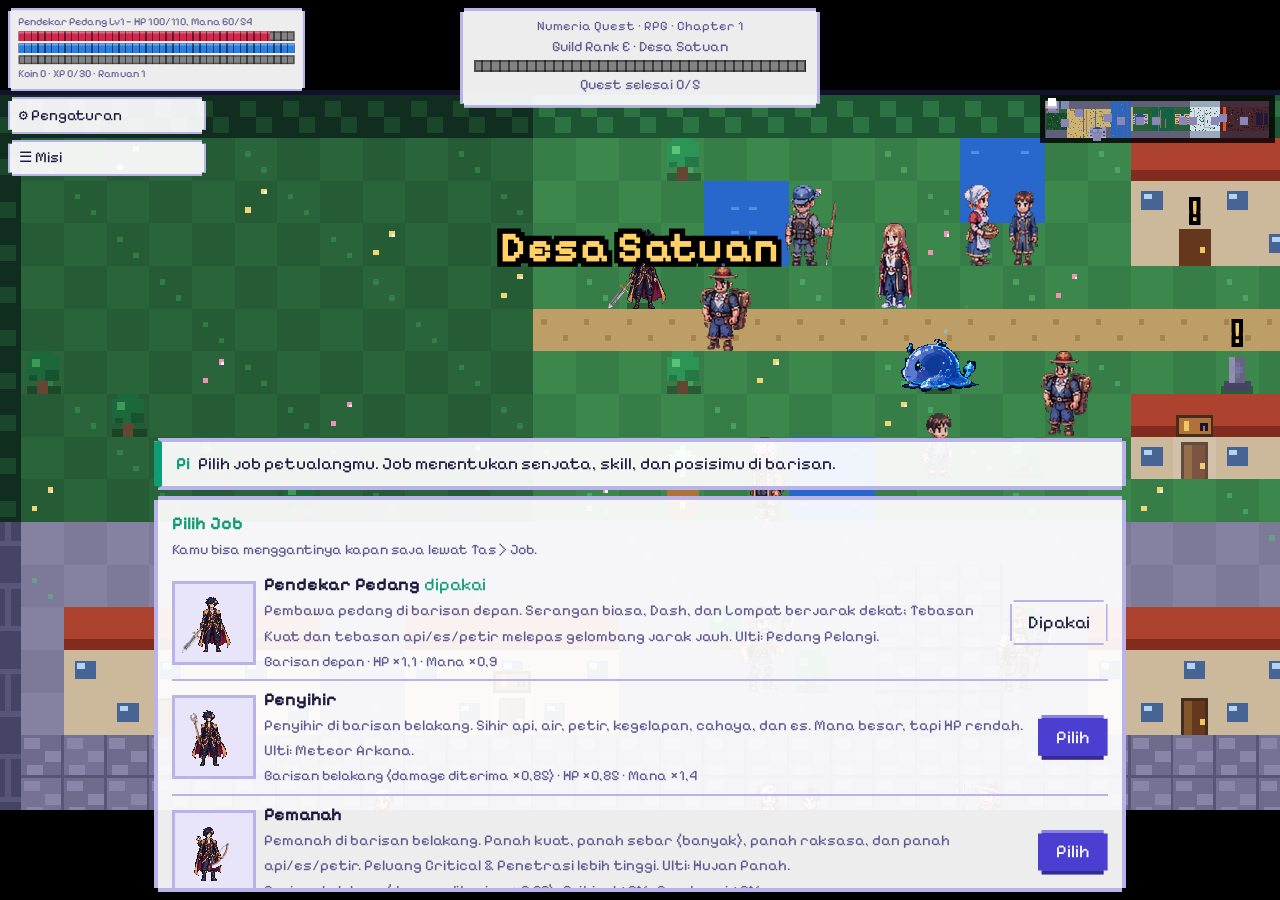
<file: index.html>
<!doctype html>
<html lang="id">
  <head>
    <meta charset="utf-8" />
    <meta
      name="viewport"
      content="width=device-width, initial-scale=1, viewport-fit=cover"
    />
    <title>Numeria Quest — Prototipe Battle</title>
    <link rel="preconnect" href="https://fonts.googleapis.com" />
    <link rel="preconnect" href="https://fonts.gstatic.com" crossorigin />
    <link
      href="https://fonts.googleapis.com/css2?family=Pixelify+Sans:wght@400;600&display=swap"
      rel="stylesheet"
    />
    <link rel="stylesheet" href="style.css" />
  </head>
  <body>
    <div id="app">
      <canvas id="c" width="1280" height="720"></canvas>

      <!-- HUD -->
      <div class="hud">
        <div class="hb pl">
          <small id="pn">Penjaga Angka</small>
          <div class="bar hp"><i id="php"></i></div>
          <div class="bar fp"><i id="pfp"></i></div>
          <div
            class="bar ult"
            title="Energi ulti (tersimpan antar pertempuran)"
          >
            <i id="pult"></i>
          </div>
          <small id="cb"></small>
        </div>
        <div class="hb mid">
          <small class="ttl"
            >Numeria Quest · <span id="chp">RPG · Chapter 1</span></small
          >
          <small id="en"></small>
          <div class="bar hp"><i id="ehp"></i></div>
          <small id="ch"></small>
        </div>
      </div>

      <!-- Menu: Pengaturan, lalu Misi di bawahnya -->
      <nav class="menu" aria-label="Menu">
        <button class="b g" id="bset" type="button">⚙ Pengaturan</button>
        <button class="b g" id="bmis" type="button">☰ Misi</button>
      </nav>

      <!-- Kontrol sentuh (muncul bila kontroler = layar sentuh) -->
      <div id="pad" class="off">
        <div class="dp" id="dpad" aria-label="Arah">
          <span></span><button class="b" data-d="0,-1" type="button">▲</button
          ><span></span> <button class="b" data-d="-1,0" type="button">◀</button
          ><span></span><button class="b" data-d="1,0" type="button">▶</button>
          <span></span><button class="b" data-d="0,1" type="button">▼</button
          ><span></span>
        </div>
        <div class="ab">
          <button class="b" id="pb" type="button">Tas</button>
          <button class="b" id="pa" type="button">A</button>
        </div>
      </div>

      <!-- Gerak maju/mundur saat battle (layar sentuh) -->
      <div id="bmv" aria-label="Gerak maju mundur">
        <button class="b" data-m="-1" type="button" aria-label="Mundur">
          ◀
        </button>
        <button class="b" data-m="1" type="button" aria-label="Maju">▶</button>
        <button class="b" id="bjp" type="button" aria-label="Lompat (2x)">
          ▲
        </button>
      </div>

      <!-- Dialog & perintah -->
      <div class="dock">
        <div class="card pi"><b>Pi</b><span id="pi"></span></div>
        <div id="ui"></div>
      </div>

      <!-- Pad aksi battle (Serang Biasa besar + skill melingkar), diisi script.js -->
      <div id="sk" hidden></div>

      <!-- Overlay Pengaturan & Misi -->
      <div id="ov" hidden>
        <section
          class="modal"
          id="mset"
          role="dialog"
          aria-modal="true"
          aria-labelledby="tset"
          hidden
        >
          <h2 id="tset">Pengaturan</h2>
          <fieldset>
            <legend>Suara</legend>
            <label class="sw"
              ><input type="checkbox" id="snd" checked /> Efek suara</label
            >
            <label class="sw"
              ><input type="checkbox" id="mus" checked /> Musik</label
            >
            <label class="sw" hidden
              ><input type="checkbox" id="tmr" checked /> Timer soal</label
            >
          </fieldset>
          <fieldset>
            <legend>Kontroler</legend>
            <label class="sw"
              ><input type="radio" name="ctl" value="auto" checked />
              Otomatis</label
            >
            <label class="sw"
              ><input type="radio" name="ctl" value="kbd" /> Keyboard
              (laptop)</label
            >
            <label class="sw"
              ><input type="radio" name="ctl" value="touch" /> Layar sentuh
              (Android)</label
            >
            <div class="qm" id="ctlnote"></div>
          </fieldset>
          <div class="row end">
            <button class="b g" id="bfs" type="button">Layar penuh</button>
            <button class="b" data-close type="button">Tutup</button>
          </div>
        </section>
        <section
          class="modal"
          id="mmis"
          role="dialog"
          aria-modal="true"
          aria-labelledby="tmis"
          hidden
        >
          <h2 id="tmis">Misi</h2>
          <div id="mlist"></div>
          <div class="row end">
            <button class="b" data-close type="button">Tutup</button>
          </div>
        </section>
      </div>

      <div id="rot">Putar perangkat ke mode lanskap untuk bermain.</div>
    </div>
    <script src="audio.js"></script>
    <script src="bgm.js"></script>
    <script src="ui.js"></script>
    <script src="script.js"></script>
    <script src="jobs.js"></script>
    <script src="monsters.js"></script>
    <script src="world.js"></script>
    <script src="royals.js"></script>
    <script src="realm.js"></script>
    <script src="ocean.js"></script>
    <script src="east.js"></script>
    <script src="salju.js"></script>
    <script src="iblis.js"></script>
    <script src="town.js"></script>
    <script src="dungeons.js"></script>
    <script src="party.js"></script>
    <script src="guildquest.js"></script>
    <script src="utara.js"></script>
    <script src="langit_laut.js"></script>
    <script src="teleport.js"></script>
    <script src="cerita.js"></script>
    <script src="istana.js"></script>
    <script src="karakter.js"></script>
    <script src="arena.js"></script>
    <script src="goblin.js"></script>
    <script src="rubah.js"></script>
    <script src="kerajaan.js"></script>
    <script src="kerajaan_beast.js"></script>
    <script src="serigala.js"></script>
    <script src="kobra.js"></script>
    <script src="mumi.js"></script>
    <script src="kalajengking.js"></script>
    <script src="bandit.js"></script>
    <script src="slime.js"></script>
    <script src="jamur.js"></script>
    <script src="utara_sprites.js"></script>
    <script src="monster_utara.js"></script>
    <script src="ocean_sprites.js"></script>
    <script src="ocean_monster.js"></script>
    <script src="monster_pixel.js"></script>
    <script src="hero_senjata.js"></script>
    <script src="hero_pixel.js"></script>
    <script src="hero_excalibur.js"></script>
    <script src="npc_pixel.js"></script>
    <script src="npc_sheet.js"></script>
    <script src="npc_apply.js"></script>
    <script src="equip_katalog.js"></script>
    <script src="skill_fx.js"></script>
    <script src="enemy_ai.js"></script>
    <script src="duo_lyra_selena.js"></script>
    <script src="kesulitan.js"></script>
    <script src="obrolan_party.js"></script>
    <script src="hud_kecil.js"></script>
    <script src="sfx_skill.js"></script>
    <!-- naga.js HARUS paling akhir: ia membungkus spr() untuk ukuran naga di battle (lihat komentar di naga.js) -->
    <script src="naga.js"></script>
  </body>
</html>
</file>
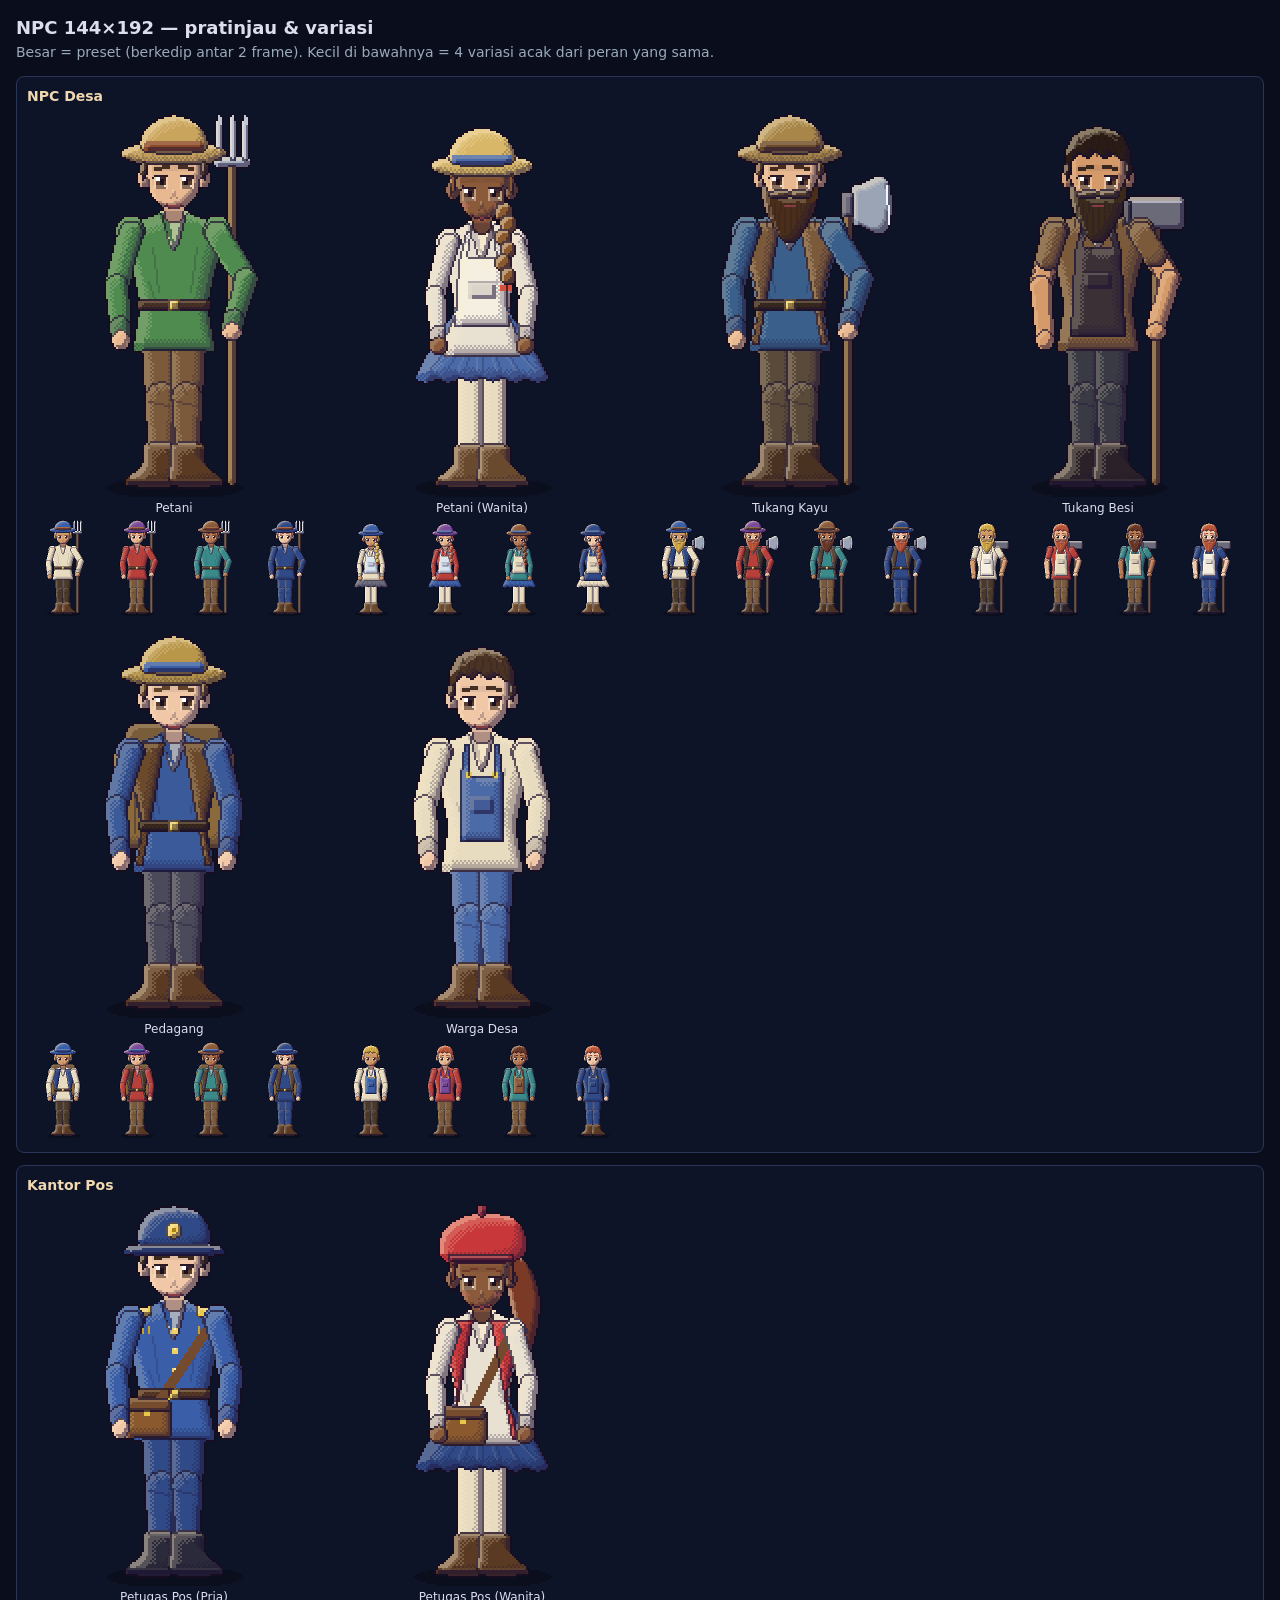
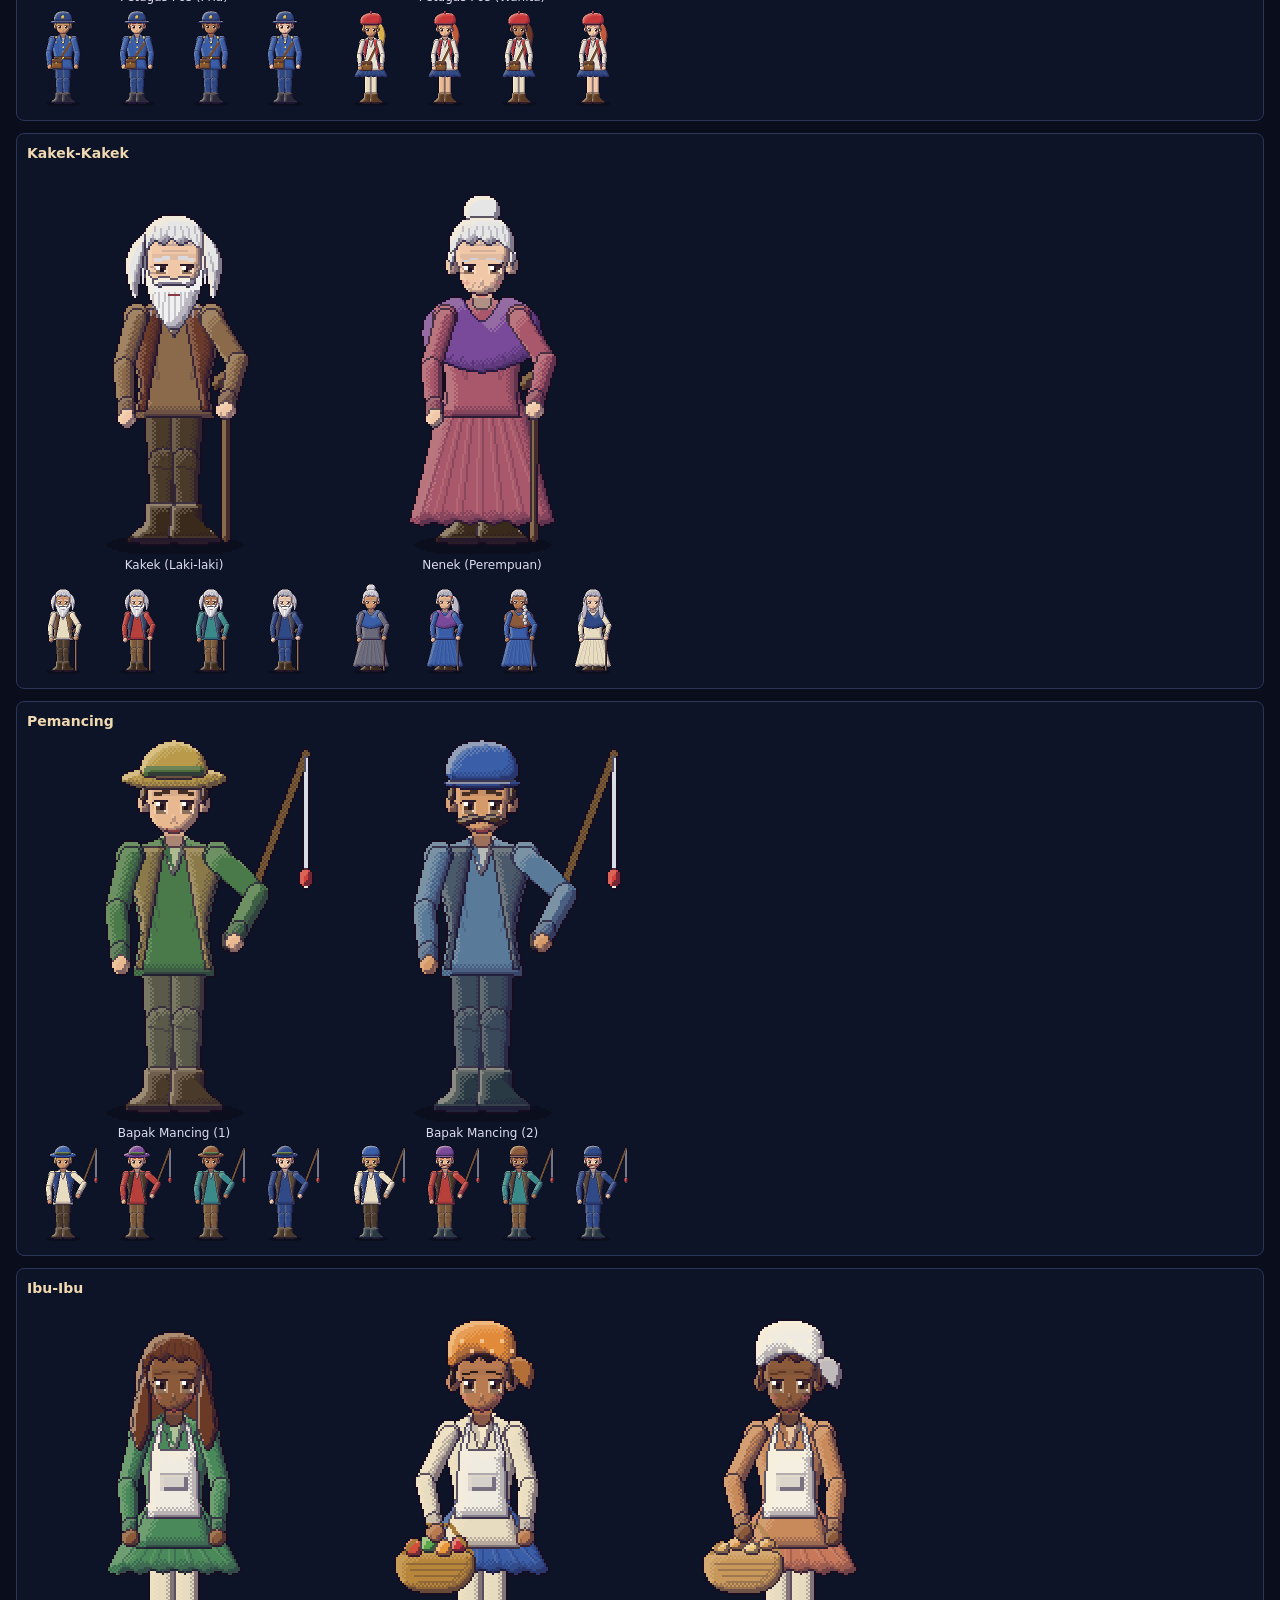
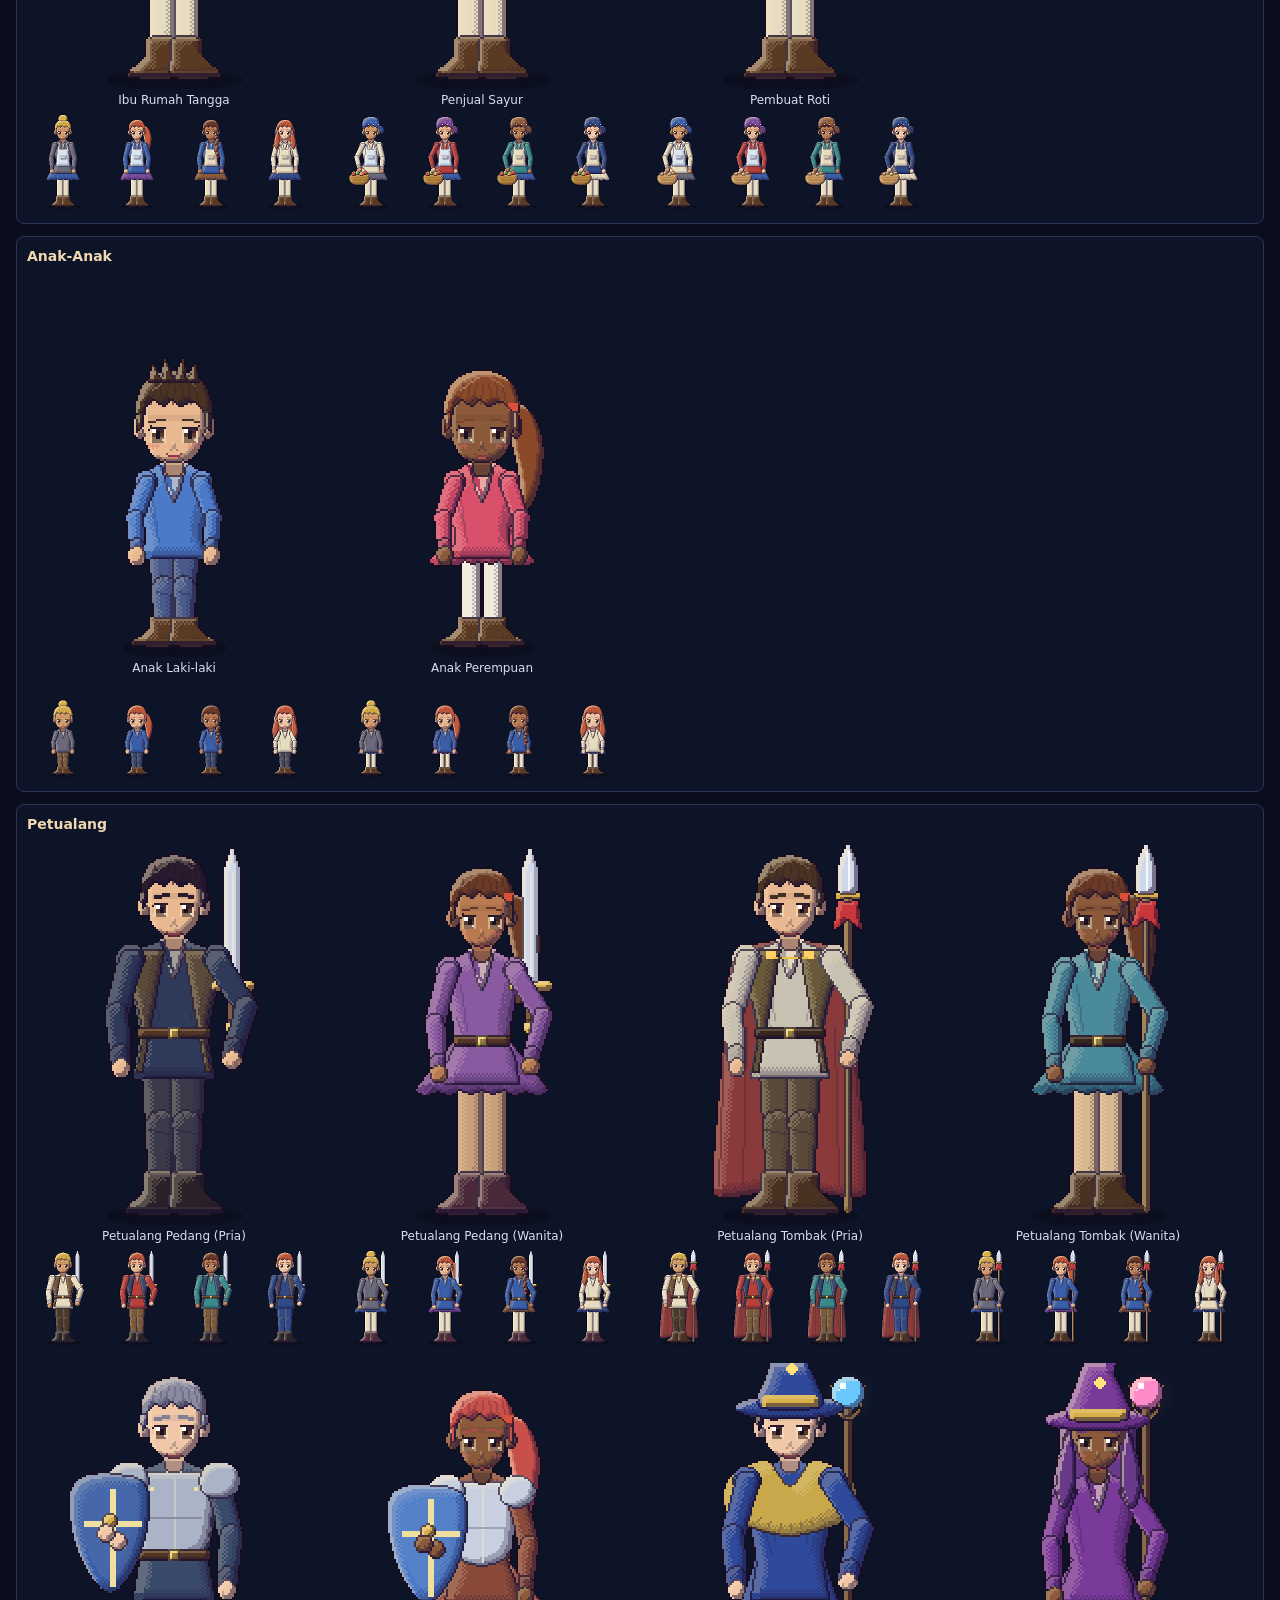
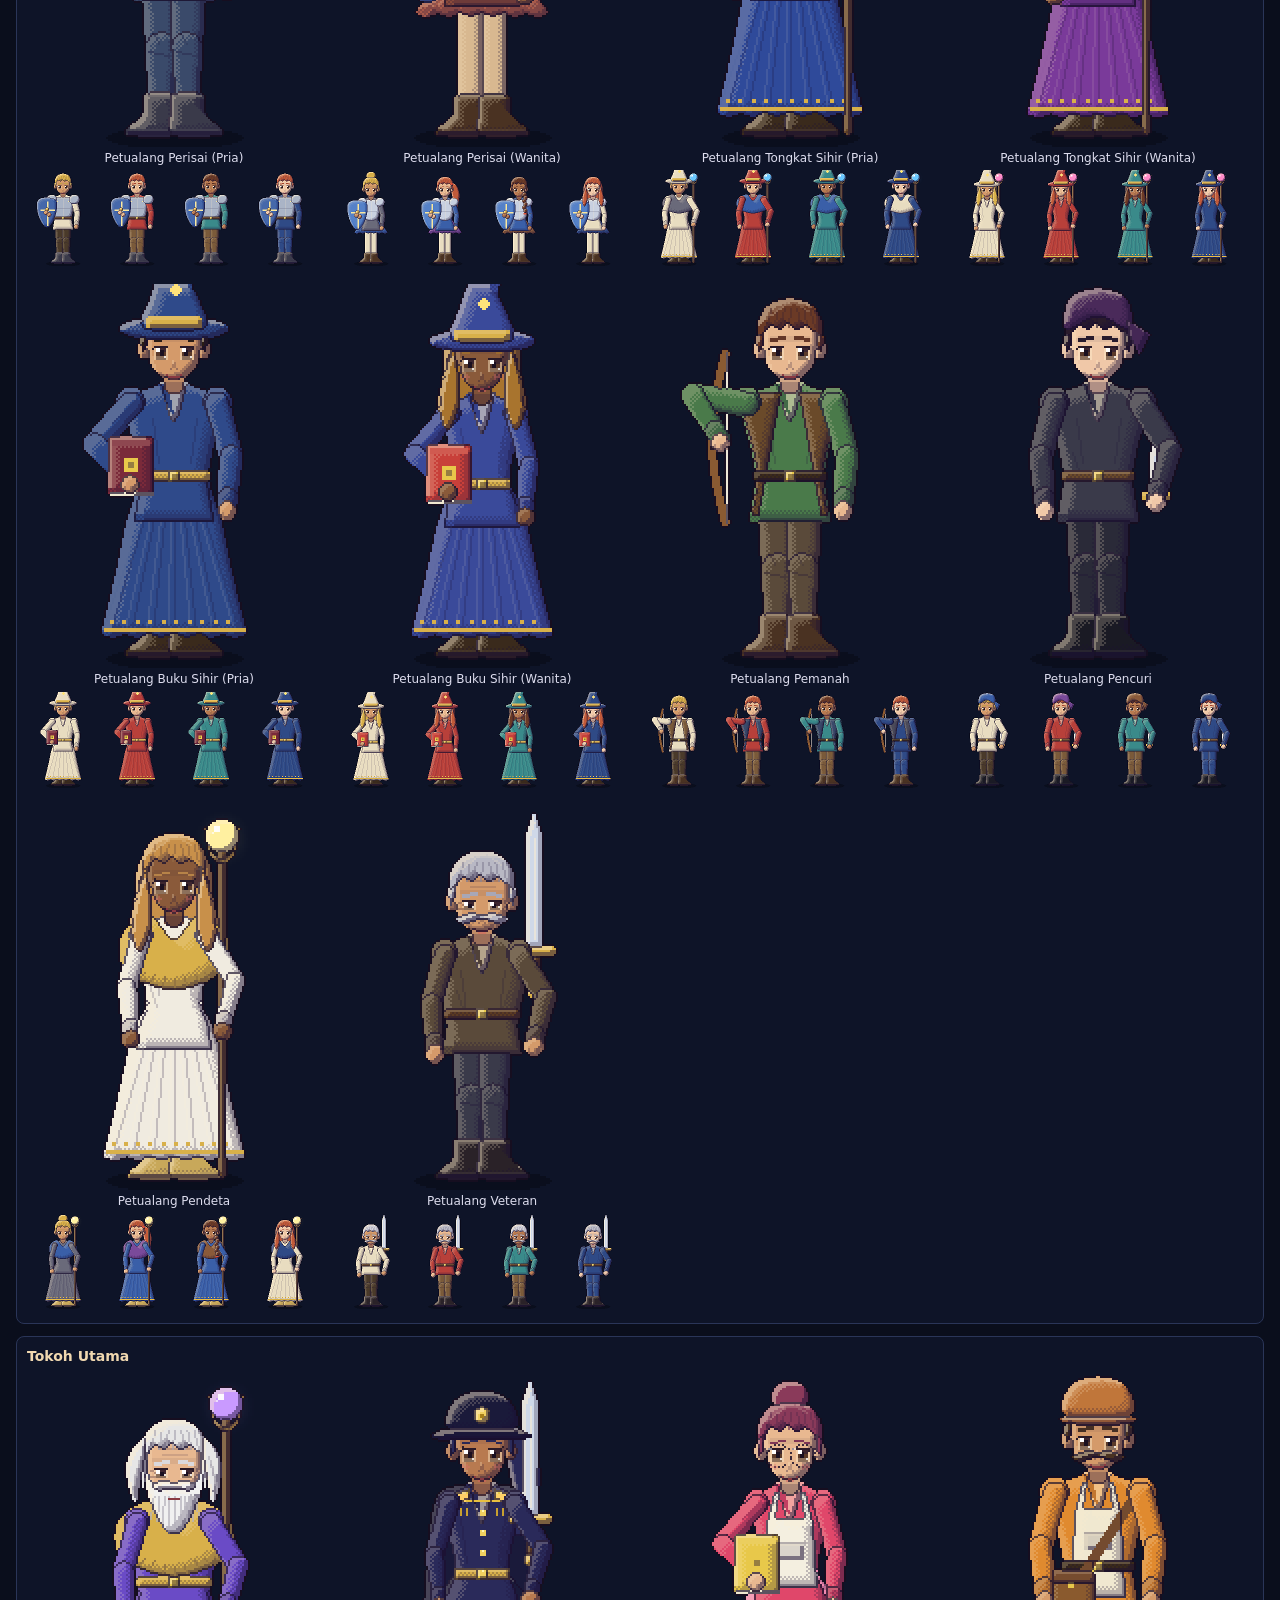
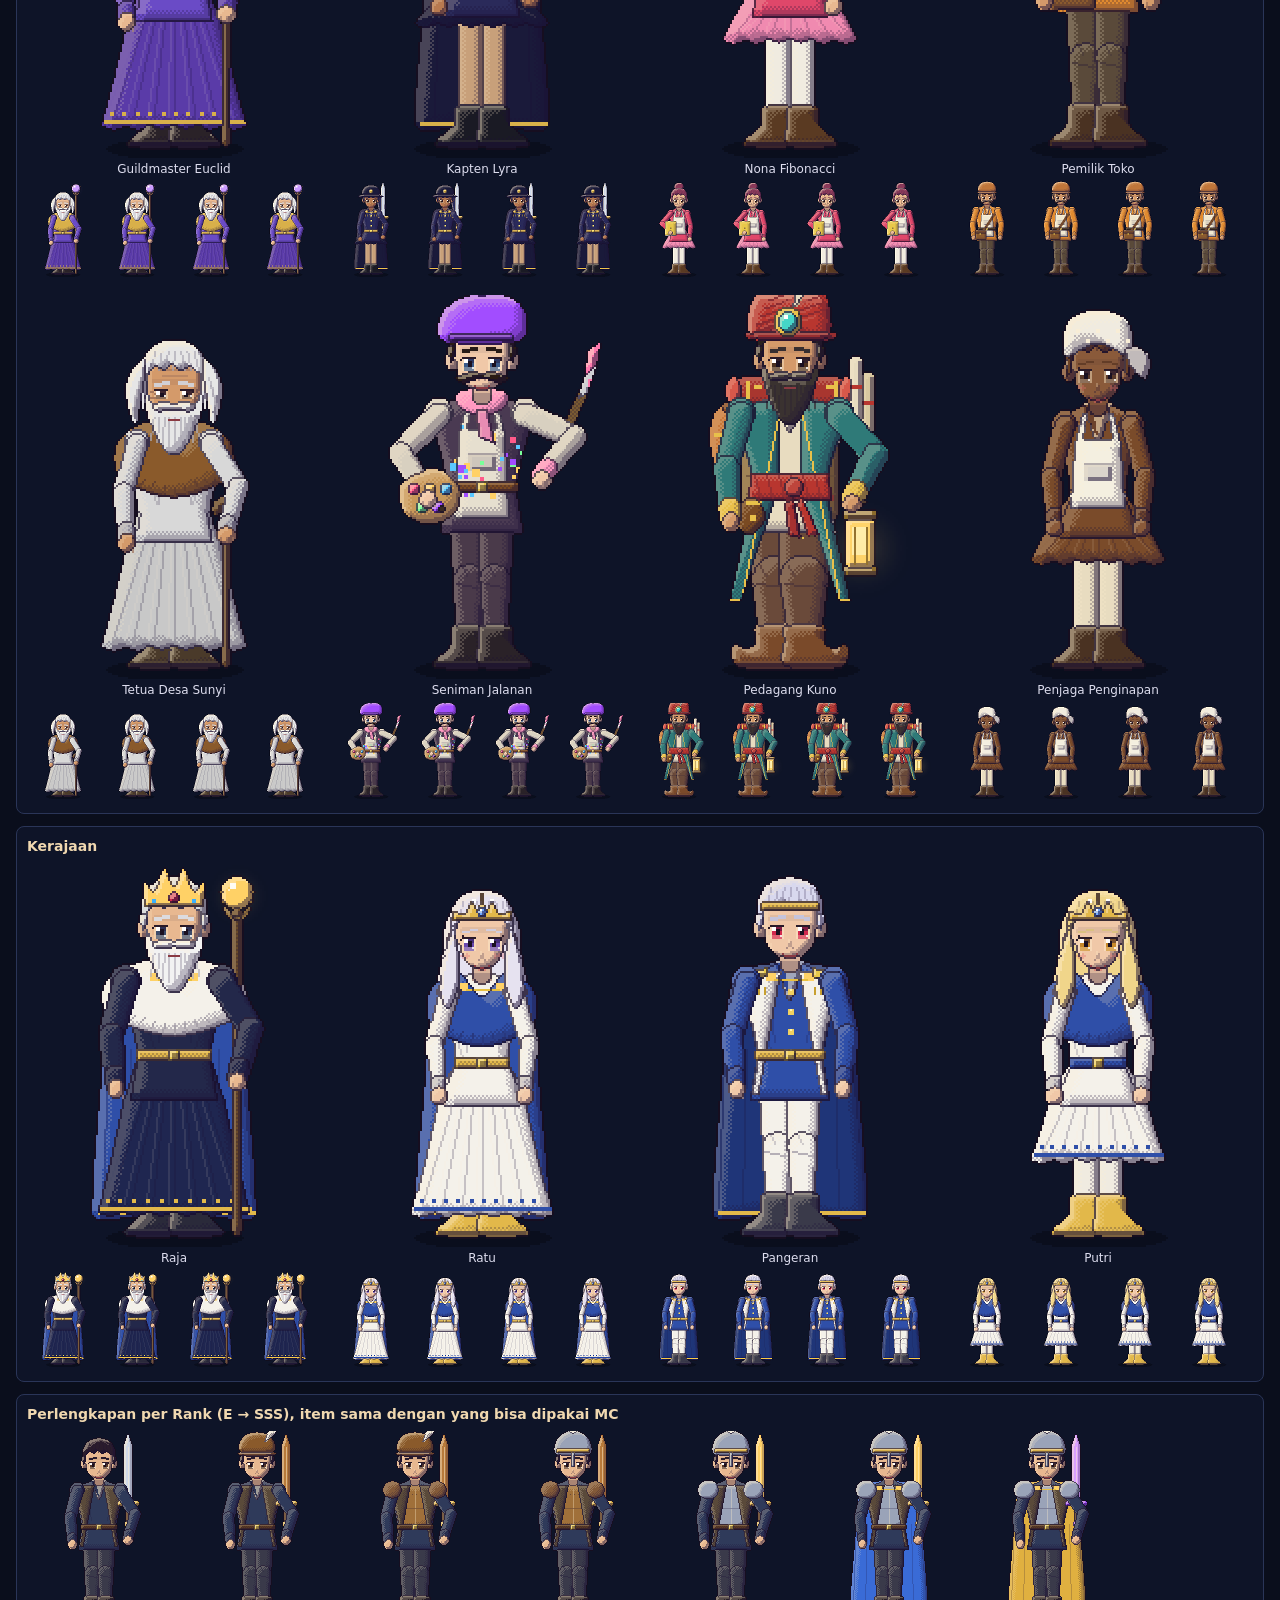
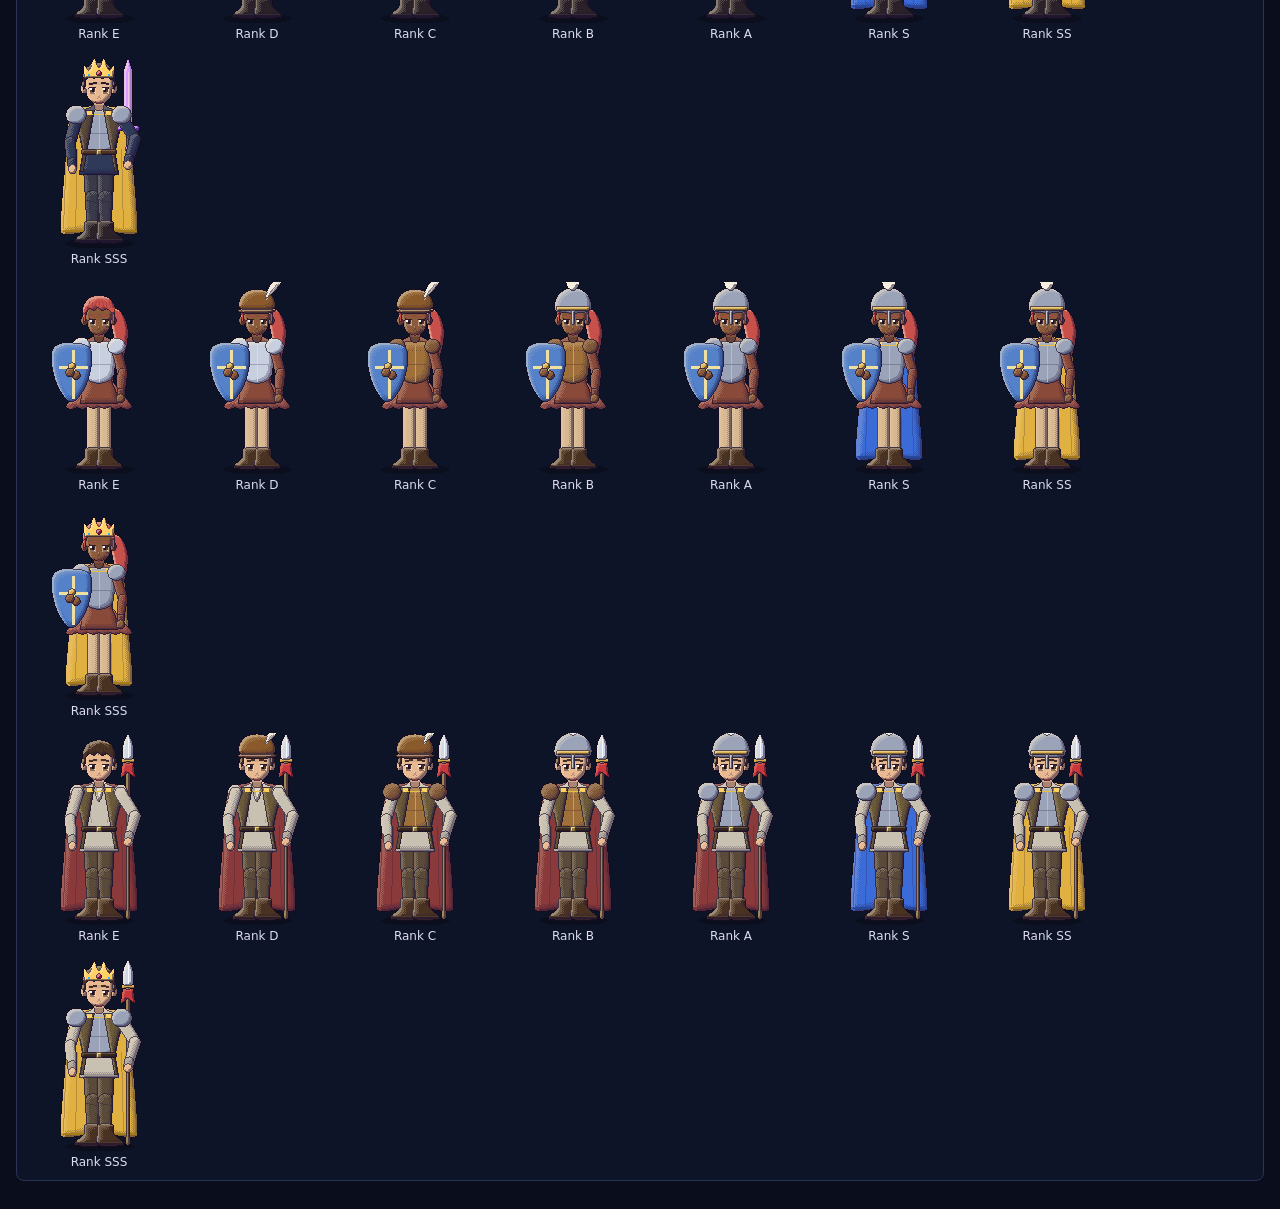
<file: npc_preview.html>
<!doctype html>
<html lang="id">
  <head>
    <meta charset="utf-8" />
    <title>Pratinjau NPC 144x192</title>
    <style>
      body {
        margin: 0;
        padding: 16px;
        background: #0a0e1c;
        color: #dde;
        font:
          14px/1.3 system-ui,
          sans-serif;
      }
      h1 {
        font-size: 18px;
        margin: 0 0 4px;
      }
      p {
        margin: 0 0 14px;
        color: #9ab;
      }
      section {
        border: 1px solid #2a3558;
        border-radius: 8px;
        padding: 10px;
        margin-bottom: 12px;
        background: #0e1428;
      }
      h2 {
        margin: 0 0 8px;
        font-size: 14px;
        color: #f0d8b0;
      }
      .row {
        display: flex;
        flex-wrap: wrap;
        gap: 14px;
      }
      .c {
        text-align: center;
        font-size: 12px;
      }
      canvas {
        image-rendering: pixelated;
        display: block;
        margin: 0 auto 4px;
      }
      .v {
        display: flex;
        gap: 2px;
        margin-top: 4px;
      }
    </style>
  </head>
  <body>
    <h1>NPC 144×192 — pratinjau &amp; variasi</h1>
    <p>
      Besar = preset (berkedip antar 2 frame). Kecil di bawahnya = 4 variasi
      acak dari peran yang sama.
    </p>
    <div id="o"></div>
    <script src="npc_pixel.js"></script>
    <script>
      const o = document.getElementById("o"),
        groups = {},
        cvs = [];
      for (const [k, p] of Object.entries(NPCPX.PRESETS))
        (groups[p.group] = groups[p.group] || []).push(k);
      for (const [g, ks] of Object.entries(groups)) {
        const s = document.createElement("section");
        s.innerHTML = "<h2>" + g + "</h2>";
        const r = document.createElement("div");
        r.className = "row";
        ks.forEach((k) => {
          const c = document.createElement("div");
          c.className = "c";
          const cv = document.createElement("canvas");
          cv.width = NPCPX.W * 2;
          cv.height = NPCPX.H * 2;
          cv.dataset.k = k;
          cvs.push(cv);
          c.appendChild(cv);
          c.append(NPCPX.PRESETS[k].label);
          const v = document.createElement("div");
          v.className = "v";
          for (let i = 1; i <= 4; i++) {
            const m = document.createElement("canvas");
            m.width = NPCPX.W / 2;
            m.height = NPCPX.H / 2;
            const x = m.getContext("2d");
            x.imageSmoothingEnabled = true;
            x.imageSmoothingQuality = "high";
            x.drawImage(NPCPX.canvas(NPCPX.vary(k, i)), 0, 0, m.width, m.height);
            v.appendChild(m);
          }
          c.appendChild(v);
          r.appendChild(c);
        });
        s.appendChild(r);
        o.appendChild(s);
      }
      {
        const s = document.createElement("section");
        s.innerHTML =
          "<h2>Perlengkapan per Rank (E &rarr; SSS), item sama dengan yang bisa dipakai MC</h2>";
        const r = document.createElement("div");
        r.className = "row";
        ["pedangm", "tankw", "tombakm"].forEach((k) => {
          const w = document.createElement("div");
          w.className = "row";
          NPCPX.RK.forEach((rk, i) => {
            const c = document.createElement("div");
            c.className = "c";
            const cv = document.createElement("canvas");
            cv.width = NPCPX.W;
            cv.height = NPCPX.H;
            cv.getContext("2d").drawImage(
              NPCPX.canvas(NPCPX.dress(k, i)),
              0,
              0,
            );
            c.appendChild(cv);
            c.append("Rank " + rk);
            w.appendChild(c);
          });
          r.appendChild(w);
        });
        s.appendChild(r);
        o.appendChild(s);
      }
      function tick(t) {
        const f = Math.floor(t / 500) % 2;
        cvs.forEach((cv) => {
          const x = cv.getContext("2d");
          x.clearRect(0, 0, cv.width, cv.height);
          NPCPX.draw(x, cv.dataset.k, 0, 0, 2, false, f);
        });
        requestAnimationFrame(tick);
      }
      requestAnimationFrame(tick);
    </script>
  </body>
</html>
</file>
<file: style.css>
:root {
  --bg: #e8e5fb;
  --panel: #fff;
  --panel-a: rgba(255, 255, 255, 0.93);
  --line: #b9b3ea;
  --ink: #1d1a3d;
  --muted: #5d5890;
  --mint: #0f9d74;
  --amber: #b87800;
  --rose: #d2284d;
  --mana: #2a7fe0;
  --btn: #4b3fd1;
  --btnink: #fff;
  --u: clamp(12px, 2vh, 19px); /* satuan teks mengikuti tinggi layar */
  box-sizing: border-box;
}
@media (prefers-color-scheme: dark) {
  :root:not([data-theme="light"]) {
    --bg: #0f0d24;
    --panel: #1f1b40;
    --panel-a: rgba(31, 27, 64, 0.93);
    --line: #4b4690;
    --ink: #eceaff;
    --muted: #a9a4de;
    --mint: #7ef0c8;
    --amber: #ffd166;
    --rose: #ff6b8b;
  --mana: #6fb8ff;
    --btn: #7ef0c8;
    --btnink: #10202a;
  }
}
:root[data-theme="dark"] {
  --bg: #0f0d24;
  --panel: #1f1b40;
  --panel-a: rgba(31, 27, 64, 0.93);
  --line: #4b4690;
  --ink: #eceaff;
  --muted: #a9a4de;
  --mint: #7ef0c8;
  --amber: #ffd166;
  --rose: #ff6b8b;
  --mana: #6fb8ff;
  --btn: #7ef0c8;
  --btnink: #10202a;
}
[hidden] {
  display: none !important;
}
*,
*:before,
*:after {
  box-sizing: inherit;
}
html,
body {
  height: 100%;
  margin: 0;
  overflow: hidden;
  background: #05040f;
  overscroll-behavior: none;
}
body {
  color: var(--ink);
  font-family: "Pixelify Sans", "Courier New", monospace;
  font-size: var(--u);
  line-height: 1.4;
  -webkit-tap-highlight-color: transparent;
}

/* ---- layar penuh: kanvas 480x270 memenuhi jendela, tanpa bingkai ---- */
#app {
  position: fixed;
  inset: 0;
  --sl: env(safe-area-inset-left, 0px);
  --sr: env(safe-area-inset-right, 0px);
  --st: env(safe-area-inset-top, 0px);
  --sb: env(safe-area-inset-bottom, 0px);
}
canvas#c {
  position: absolute;
  inset: 0;
  display: block;
  width: 100%;
  height: 100%;
  object-fit: contain;
  image-rendering: pixelated;
  background: #000;
}

/* sudut bertakik ala pixel art */
.card,
.b,
.hb,
.modal {
  --n: 4px;
  clip-path: polygon(
    0 var(--n),
    var(--n) var(--n),
    var(--n) 0,
    calc(100% - var(--n)) 0,
    calc(100% - var(--n)) var(--n),
    100% var(--n),
    100% calc(100% - var(--n)),
    calc(100% - var(--n)) calc(100% - var(--n)),
    calc(100% - var(--n)) 100%,
    var(--n) 100%,
    var(--n) calc(100% - var(--n)),
    0 calc(100% - var(--n))
  );
}

/* ---- HUD ---- */
.hud {
  position: absolute;
  inset: calc(8px + var(--st)) calc(8px + var(--sr)) auto calc(8px + var(--sl));
  display: flex;
  justify-content: space-between;
  pointer-events: none;
}
.hb {
  width: min(22em, 36vw);
  background: var(--panel-a);
  border: 3px solid var(--line);
  padding: 0.35em 0.6em 0.4em;
}
.hb.mid {
  position: absolute;
  left: 50%;
  transform: translateX(-50%);
  width: min(20em, 30vw);
  text-align: center;
}
.hb small {
  display: block;
  font-size: 0.8em;
  color: var(--muted);
  margin-bottom: 2px;
  overflow: hidden;
  text-overflow: ellipsis;
  white-space: nowrap;
}
.hb .ttl {
  font-size: 0.72em;
}
.bar {
  position: relative;
  height: 0.7em;
  background: rgba(0, 0, 0, 0.45);
  margin-bottom: 3px;
  overflow: hidden;
  box-shadow: inset 0 0 0 2px rgba(0, 0, 0, 0.4);
}
.bar:after {
  content: "";
  position: absolute;
  inset: 0;
  background: repeating-linear-gradient(
    90deg,
    transparent 0 7px,
    rgba(0, 0, 0, 0.5) 7px 9px
  );
}
.bar i {
  display: block;
  height: 100%;
  width: 100%;
  transition: width 0.3s;
  box-shadow: inset 0 3px 0 rgba(255, 255, 255, 0.3);
}
.hp i {
  background: var(--rose);
}
.fp i {
  background: var(--mana);
}

/* ---- menu: Pengaturan, Misi di bawahnya ---- */
.menu {
  position: absolute;
  left: calc(8px + var(--sl));
  top: calc(8px + var(--st) + 5.6em);
  display: flex;
  flex-direction: column;
  gap: 6px;
  width: min(11em, 20vw);
}
.menu .b {
  font-size: 0.85em;
  padding: 0.5em 0.7em;
  text-align: left;
  background: var(--panel-a);
}

/* ---- dialog & perintah di bawah layar ---- */
.dock {
  position: absolute;
  left: 50%;
  bottom: calc(8px + var(--sb));
  transform: translateX(-50%);
  width: min(54em, calc(100% - 16px - var(--sl) - var(--sr)));
  max-height: 58vh;
  display: flex;
  flex-direction: column;
  gap: 6px;
  pointer-events: none;
}
.dock > * {
  pointer-events: auto;
}
.card {
  background: var(--panel-a);
  border: 4px solid var(--line);
  padding: 0.6em 0.8em;
  box-shadow: inset 0 0 0 2px rgba(255, 255, 255, 0.06);
}
#ui:empty {
  display: none;
}
#ui .card {
  max-height: 44vh;
  overflow: auto;
  overscroll-behavior: contain;
}
.pi {
  border-left: 8px solid var(--mint);
  font-size: 0.95em;
}
.pi b {
  color: var(--mint);
  margin-right: 8px;
}
.hint {
  display: none; /* papan petunjuk kontrol di bawah layar disembunyikan. Hapus baris ini untuk memunculkannya lagi */
  padding: 0.3em 0.7em;
  border-width: 3px;
}
.qm {
  font-size: 0.8em;
  color: var(--muted);
}
.qt {
  font-size: 1.6em;
  margin: 0.15em 0 0.5em;
  overflow-wrap: anywhere;
  letter-spacing: 0.5px;
}
.tm {
  height: 8px;
  background: rgba(0, 0, 0, 0.45);
  margin: 0.6em 0;
  box-shadow: inset 0 0 0 2px rgba(0, 0, 0, 0.4);
}
.tm i {
  display: block;
  height: 100%;
  width: 100%;
  background: var(--mint);
}
.row {
  display: flex;
  gap: 8px;
  flex-wrap: wrap;
}
.ar {
  display: flex;
  gap: 8px;
  align-items: stretch;
}
.ar .in {
  flex: 1;
  margin-bottom: 0;
  min-width: 0;
}
.hr {
  align-items: center;
}
.hr .qm {
  flex: 1;
}
.row.end {
  justify-content: flex-end;
  margin-top: 0.8em;
}
.b {
  font: inherit;
  background: var(--btn);
  color: var(--btnink);
  border: 0;
  padding: 0.55em 1em;
  cursor: pointer;
  touch-action: manipulation;
  box-shadow:
    inset 0 -4px 0 rgba(0, 0, 0, 0.3),
    inset 0 3px 0 rgba(255, 255, 255, 0.35);
  transition: filter 0.1s;
}
.b:hover:not(:disabled) {
  filter: brightness(1.12);
}
.b:active {
  transform: translateY(2px);
}
.b:disabled {
  opacity: 0.4;
  cursor: not-allowed;
}
.b.g {
  background: transparent;
  color: var(--ink);
  box-shadow: inset 0 0 0 2px var(--line);
}
.menu .b.g {
  background: var(--panel-a);
}
.opts {
  display: grid;
  grid-template-columns: repeat(4, 1fr);
  gap: 8px;
}
.opts .b {
  font-size: 1.25em;
  text-align: left;
}
.in {
  font: inherit;
  font-size: 1.5em;
  width: 100%;
  padding: 0.3em 0.6em;
  border: 4px solid var(--line);
  background: rgba(0, 0, 0, 0.35);
  color: var(--ink);
  margin-bottom: 8px;
  border-radius: 0;
}
:is(.b, .in, input):focus-visible {
  outline: 3px solid var(--amber);
  outline-offset: 2px;
}
.ok {
  color: var(--mint);
}
.no {
  color: var(--rose);
}
.irow {
  display: flex;
  gap: 8px;
  align-items: center;
  padding: 6px 0;
  border-bottom: 2px solid var(--line);
}
.irow > div {
  flex: 1;
}
.irow .ic {
  font-size: 1.4em;
  width: 28px;
  text-align: center;
}
.irow small {
  color: var(--muted);
}
.ihd {
  display: flex;
  gap: 12px;
  align-items: center;
}
.pv {
  width: 84px;
  height: 84px;
  background: var(--bg);
  border: 3px solid var(--line);
  image-rendering: pixelated;
}

/* ---- overlay Pengaturan & Misi ---- */
#ov {
  position: absolute;
  inset: 0;
  z-index: 10;
  display: flex;
  align-items: center;
  justify-content: center;
  padding: 12px;
  background: rgba(8, 6, 26, 0.62);
}
.modal {
  width: min(34em, 100%);
  max-height: 100%;
  overflow: auto;
  background: var(--panel);
  border: 4px solid var(--line);
  padding: 0.9em 1.1em 1em;
}
.modal h2 {
  margin: 0 0 0.5em;
  font-size: 1.4em;
  font-weight: 600;
  letter-spacing: 1px;
  text-shadow: 3px 3px 0 var(--line);
}
fieldset {
  border: 3px solid var(--line);
  margin: 0 0 0.7em;
  padding: 0.4em 0.8em 0.6em;
}
legend {
  padding: 0 0.4em;
  color: var(--muted);
  font-size: 0.85em;
}
.sw {
  display: flex;
  align-items: center;
  gap: 0.6em;
  padding: 0.35em 0;
  cursor: pointer;
}
.sw input {
  width: 1.2em;
  height: 1.2em;
  accent-color: var(--btn);
  margin: 0;
}
.mt {
  font-size: 0.8em;
  text-align: right;
  max-width: 11em;
}
.mt.wip {
  color: var(--amber);
}

/* ---- kontrol sentuh ---- */
#pad {
  position: absolute;
  inset: auto calc(14px + var(--sr)) calc(14px + var(--sb))
    calc(14px + var(--sl));
  display: none;
  justify-content: space-between;
  align-items: flex-end;
  pointer-events: none;
  z-index: 5;
}
body[data-ctl="touch"] #pad:not(.off) {
  display: flex;
}
#pad .dp,
#pad .ab {
  pointer-events: auto;
}
.dp {
  display: grid;
  grid-template-columns: repeat(3, 4.2em);
  grid-auto-rows: 4.2em;
  gap: 6px;
  touch-action: none;
  user-select: none;
}
.dp .b,
.ab .b {
  padding: 0;
  font-size: 1.4em;
  text-align: center;
  opacity: 0.88;
  user-select: none;
  -webkit-user-select: none;
}
.ab {
  display: flex;
  gap: 12px;
  align-items: flex-end;
  touch-action: none;
}
.ab .b {
  width: 4.6em;
  height: 4.6em;
}
.ab #pb {
  width: 3.4em;
  height: 3.4em;
  font-size: 1em;
  background: var(--panel-a);
  color: var(--ink);
}

/* panel dialog menyempit agar tidak menabrak tombol sentuh */
body[data-ctl="touch"].pad-on .dock {
  width: min(54em, calc(100% - 2 * (14em + 14px) - var(--sl) - var(--sr)));
}

/* ---- peringatan potret ---- */
#rot {
  display: none;
  position: absolute;
  inset: 0;
  z-index: 20;
  align-items: center;
  justify-content: center;
  text-align: center;
  padding: 24px;
  background: #05040f;
  color: var(--ink);
  font-size: 1.3em;
}
@media (orientation: portrait) and (max-width: 700px) {
  #rot {
    display: flex;
  }
}

/* ---- layar sempit / pendek ---- */
@media (max-width: 900px), (max-height: 520px) {
  .hb {
    width: 30vw;
  }
  .hb.mid {
    width: 28vw;
  }
  .opts {
    grid-template-columns: 1fr 1fr;
  }
  .qt {
    font-size: 1.35em;
  }
  .menu {
    top: calc(8px + var(--st) + 5.2em);
  }
}
@media (max-height: 520px) {
  :root {
    --u: 12px;
  }
  .hb .ttl {
    display: none;
  }
  .dock {
    max-height: 70vh;
  }
  #ui .card {
    max-height: 56vh;
  }
}
@media (prefers-reduced-motion: reduce) {
  .bar i {
    transition: none;
  }
}

/* saat soal tampil, baris Pi disembunyikan agar arena battle tetap terlihat */
.dock:has(.qt) .pi {
  display: none;
}

/* ---- pad aksi battle ala MOBA: Serang Biasa besar + skill melingkar dengan ring cooldown ---- */
#sk {
  position: absolute;
  right: calc(10px + var(--sr));
  bottom: calc(10px + var(--sb));
  width: 20em;
  height: 16.4em;
  z-index: 4;
  pointer-events: none;
}
#sk[hidden] {
  display: none;
}
body.sk-on .dock {
  width: min(54em, max(18em, calc(100% - 2 * (20.5em + 10px) - var(--sl) - var(--sr))));
}
#sk .sb {
  position: absolute;
  pointer-events: auto;
  display: flex;
  align-items: center;
  justify-content: center;
  padding: 0;
  margin: 0;
  font: inherit;
  color: var(--ic, var(--ink));
  background: var(--panel);
  border: 3px solid var(--amber);
  border-radius: 50%;
  cursor: pointer;
  touch-action: manipulation;
  -webkit-tap-highlight-color: transparent;
  box-shadow:
    inset 0 0 0 2px rgba(0, 0, 0, 0.25),
    0 3px 0 rgba(0, 0, 0, 0.45);
}
#sk .sb:active:not(.off) {
  transform: translateY(2px);
}
#sk .sb:focus-visible {
  outline: 3px solid var(--amber);
  outline-offset: 3px;
}
#sk .sb svg {
  position: relative;
  z-index: 1;
  width: 58%;
  height: 58%;
  pointer-events: none;
}
/* cincin cooldown: bagian gelap menyusut searah jarum jam */
#sk .sb::after {
  content: "";
  position: absolute;
  inset: 0;
  border-radius: 50%;
  background: conic-gradient(rgba(5, 4, 15, 0.74) calc(var(--cd, 0) * 360deg), transparent 0);
  pointer-events: none;
}
#sk .sb.off {
  filter: grayscale(0.6) brightness(0.72);
  cursor: not-allowed;
}
#sk .sb.big {
  border: 0;
  border-radius: 0;
  background: var(--amber);
  box-shadow: none;
  clip-path: polygon(50% 0, 100% 16%, 100% 74%, 50% 100%, 0 74%, 0 16%);
}
#sk .sb.big::before {
  content: "";
  position: absolute;
  inset: 4px;
  background: var(--panel);
  clip-path: polygon(50% 0, 100% 16%, 100% 74%, 50% 100%, 0 74%, 0 16%);
}
#sk .sb.big::after {
  display: none;
}
#sk .sb.big svg {
  width: 56%;
  height: 56%;
}
#sk .kk,
#sk .mc,
#sk .cdn,
#sk .lk {
  position: absolute;
  z-index: 2;
  pointer-events: none;
  font-style: normal;
}
#sk .kk {
  left: -0.2em;
  top: -0.3em;
  padding: 0 0.3em;
  font-size: 0.65em;
  background: var(--panel);
  border: 2px solid var(--line);
  color: var(--ink);
}
body[data-ctl="touch"] #sk .kk {
  display: none;
}
#sk .mc {
  right: -0.35em;
  bottom: -0.35em;
  min-width: 1.5em;
  padding: 0 0.25em;
  font-size: 0.7em;
  line-height: 1.5;
  text-align: center;
  color: #fff;
  background: var(--mana);
  border: 2px solid var(--panel);
  border-radius: 1em;
}
#sk .pot .mc {
  background: var(--rose);
}
#sk .cdn {
  inset: 0;
  display: flex;
  align-items: center;
  justify-content: center;
  font-size: 1.5em;
  color: #fff;
  text-shadow: 2px 2px 0 #000;
}
#sk .lk {
  inset: 0;
  display: flex;
  align-items: center;
  justify-content: center;
  font-size: 0.75em;
  color: #fff;
  background: rgba(5, 4, 15, 0.62);
  border-radius: 50%;
}
#sk .ski {
  position: absolute;
  left: 0;
  right: 0;
  top: 0;
  padding: 0.3em 0.6em;
  font-size: 0.8em;
  line-height: 1.3;
  text-align: right;
  color: var(--ink);
  background: var(--panel-a);
  border: 3px solid var(--line);
  pointer-events: none;
}
#sk .ski b {
  color: var(--amber);
}
#sk [data-a="pow"] { --ic: #ff9a3d; }
#sk [data-a="pen"] { --ic: #7cf0ff; }
#sk [data-a="crt"] { --ic: #ff6b8b; }
#sk [data-a="heal"] { --ic: var(--mint); }
#sk [data-a="pot"] { --ic: var(--rose); }
#sk [data-a="fpot"] { --ic: var(--mana); }
@media (prefers-reduced-motion: reduce) {
  #sk .sb:active:not(.off) {
    transform: none;
  }
}

/* =====================================================================
   Tampilan battle ala hack & slash (aktif saat <body class="bt">)
   ===================================================================== */
.av,
#trk,
#bpz {
  display: none;
}
body.bt .menu,
body.bt .hb.mid {
  display: none;
}
body.bt .av {
  display: flex;
}
body.bt #trk,
body.bt #bpz {
  display: block;
}

/* lencana pemain: lingkaran level + bar HP/Mana tipis */
.av {
  grid-column: 1;
  grid-row: 1 / span 4;
  width: 3.4em;
  height: 3.4em;
  border-radius: 50%;
  flex-direction: column;
  align-items: center;
  justify-content: center;
  line-height: 1;
  font-style: normal;
  color: #fff;
  background: radial-gradient(circle at 35% 30%, #a86bff, #3a1f7a 70%);
  border: 3px solid #cba8ff;
  box-shadow: 0 0 12px rgba(190, 130, 255, 0.8), inset 0 0 0 2px rgba(0, 0, 0, 0.35);
}
.av span {
  font-size: 0.55em;
  letter-spacing: 1px;
  opacity: 0.9;
}
.av b {
  font-size: 1.3em;
}
body.bt .hb.pl {
  display: grid;
  grid-template-columns: 3.4em 1fr;
  column-gap: 0.6em;
  align-content: center;
  width: min(19em, 38vw);
  background: none;
  border: 0;
  padding: 0;
  clip-path: none;
  text-shadow: 0 1px 3px #000, 0 0 6px rgba(0, 0, 0, 0.7);
}
body.bt .hb.pl > :not(.av) {
  grid-column: 2;
}
body.bt .hb.pl small {
  color: #fff;
  font-size: 0.72em;
}
body.bt .hb.pl .bar {
  height: 0.55em;
  border-radius: 0.3em;
  box-shadow: 0 0 0 2px rgba(10, 6, 24, 0.7);
}
body.bt .hb.pl .bar:after {
  display: none;
}
body.bt .hb.pl .bar i {
  box-shadow: inset 0 2px 0 rgba(255, 255, 255, 0.3);
}

/* jalur progres musuh di tengah atas (isi = damage yang sudah diberikan) */
#trk {
  position: absolute;
  top: calc(16px + var(--st));
  left: 50%;
  transform: translateX(-50%);
  width: min(24em, 38vw);
  height: 0.4em;
  background: rgba(255, 255, 255, 0.22);
  border-radius: 1em;
  box-shadow: 0 0 0 2px rgba(10, 6, 24, 0.55);
  pointer-events: none;
}
#trk i {
  position: absolute;
  left: 0;
  top: 0;
  bottom: 0;
  width: 0;
  border-radius: 1em;
  background: linear-gradient(90deg, #8a5cff, #ff5ca8);
  transition: width 0.4s;
}
#trk b {
  position: absolute;
  top: 50%;
  width: 1em;
  height: 1em;
  margin: -0.5em 0 0 -0.5em;
  border-radius: 50%;
  background: radial-gradient(circle at 35% 30%, #6fb8ff, #1a3a8a);
  border: 2px solid #cfe8ff;
  box-shadow: 0 0 6px #6fb8ff;
}
#trk b:nth-of-type(1) {
  left: 0;
}
#trk b:nth-of-type(2) {
  left: 50%;
}
#trk b:nth-of-type(3) {
  left: 100%;
}

/* tombol jeda */
#bpz {
  position: absolute;
  top: calc(8px + var(--st));
  right: calc(8px + var(--sr));
  z-index: 6;
  width: 2.6em;
  height: 2.6em;
  padding: 0;
  border-radius: 50%;
  border: 3px solid #5fd0ff;
  background: radial-gradient(circle, #1d3a6a, #0c1a38);
  color: #bfe9ff;
  font: inherit;
  font-size: 0.8em;
  letter-spacing: -1px;
  cursor: pointer;
  touch-action: manipulation;
  box-shadow: 0 0 10px rgba(95, 208, 255, 0.6);
}
#bpz:active {
  transform: translateY(2px);
}

/* ---- pad aksi: lingkaran bercahaya, selalu tampil, tidak hilang saat animasi ---- */
#sk .sb {
  background: radial-gradient(circle at 40% 30%, #2b2352, #0f0b26 75%);
  border: 3px solid var(--ic, #ffd166);
  box-shadow:
    0 0 12px color-mix(in srgb, var(--ic, #ffd166) 65%, transparent),
    inset 0 0 0 2px rgba(0, 0, 0, 0.35),
    0 3px 0 rgba(0, 0, 0, 0.45);
}
#sk [data-a="atk"] {
  --ic: #e8fbff;
}
#sk .sb.big {
  border: 3px solid #7cf0ff;
  border-radius: 50%;
  clip-path: none;
  background: radial-gradient(circle at 40% 30%, #2a4a8a, #0c1636 70%);
  box-shadow:
    0 0 18px rgba(124, 240, 255, 0.75),
    inset 0 0 0 3px rgba(0, 0, 0, 0.4),
    0 4px 0 rgba(0, 0, 0, 0.5);
}
#sk .sb.big::before {
  inset: 6px;
  border-radius: 50%;
  clip-path: none;
  background: none;
  border: 2px dashed rgba(124, 240, 255, 0.55);
}
#sk.busy .sb:not(.big) {
  filter: brightness(0.82);
}
#sk.busy .sb.off {
  filter: grayscale(0.6) brightness(0.65);
}
/* perintah diantre saat animasi: berkedip, jalan otomatis di giliran berikutnya */
#sk .sb.qd {
  outline: 3px dashed var(--amber);
  outline-offset: 3px;
  animation: sbq 0.5s steps(2) infinite;
}
@keyframes sbq {
  50% {
    outline-color: transparent;
  }
}
/* denyut saat tombol ditekan */
#sk .sb.fire {
  animation: sbf 0.35s ease-out;
}
@keyframes sbf {
  0% {
    transform: scale(1.22);
    filter: brightness(1.9);
  }
  100% {
    transform: scale(1);
  }
}
@media (prefers-reduced-motion: reduce) {
  #sk .sb.fire,
  #sk .sb.qd {
    animation: none;
  }
  #trk i {
    transition: none;
  }
}

/* jumlah antrean Serang Biasa saat spam klik */
#sk .qn {
  position: absolute;
  z-index: 2;
  right: -0.2em;
  top: -0.3em;
  padding: 0 0.35em;
  font-size: 0.75em;
  font-style: normal;
  color: #10202a;
  background: var(--amber);
  border: 2px solid var(--panel);
  border-radius: 1em;
  pointer-events: none;
}

/* panel dialog (termasuk tombol "Mulai battle") selalu di atas pad aksi, tidak tertutup */
.dock {
  z-index: 5;
}


/* ---- energi ulti: bar pelangi di HUD + tombol Pedang Pelangi ---- */
.ult i {
  background: linear-gradient(90deg, #ff4d6d, #ffb347, #ffe14d, #5fe08a, #4db8ff, #8a6bff, #ff7ad9);
  width: 0;
}
#sk [data-a="ult"].off,
#sk.busy [data-a="ult"].off {
  filter: brightness(0.9);
}
#sk [data-a="ult"].rdy {
  border-color: #ff4d6d;
  box-shadow: 0 0 20px #ff4d6d, inset 0 0 0 2px rgba(0, 0, 0, 0.35), 0 3px 0 rgba(0, 0, 0, 0.45);
  animation: rbw 1.4s linear infinite;
}
@keyframes rbw {
  to {
    filter: hue-rotate(360deg);
  }
}
@media (prefers-reduced-motion: reduce) {
  #sk [data-a="ult"].rdy {
    animation: none;
  }
}


/* ---- tombol gerak maju/mundur saat battle (hanya layar sentuh) ---- */
#bmv {
  display: none;
  position: absolute;
  left: calc(14px + var(--sl));
  bottom: calc(14px + var(--sb));
  gap: 12px;
  z-index: 4;
}
body.bt[data-ctl="touch"] #bmv {
  display: flex;
}
#bmv .b {
  width: 3.6em;
  height: 3.6em;
  padding: 0;
  border-radius: 50%;
  font-size: 1.1em;
  touch-action: none;
  user-select: none;
  -webkit-user-select: none;
}
#bmv .b:active {
  transform: translateY(2px);
  filter: brightness(1.3);
}

/* tombol lompat (layar sentuh): tap dua kali untuk lompat ganda */
#bmv #bjp {
  margin-left: 14px;
  color: #7cf0ff;
}
</file>
